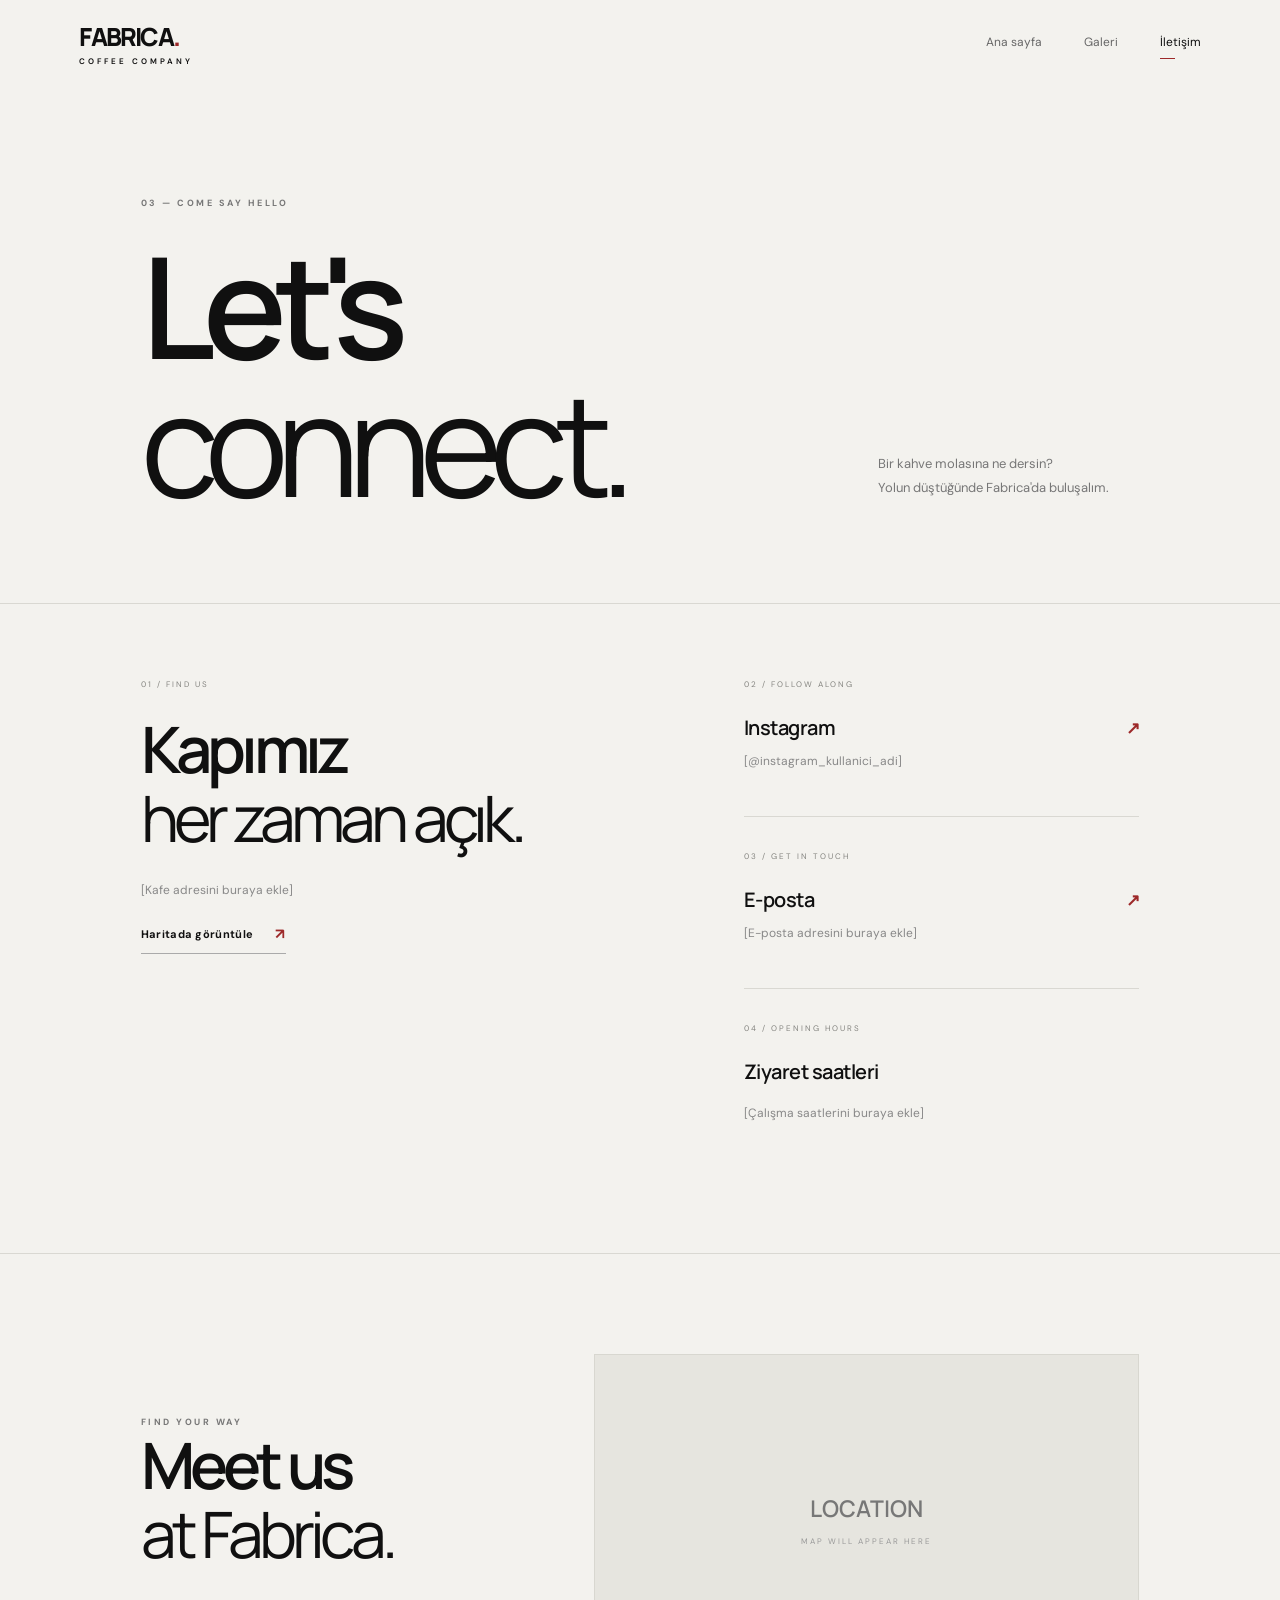
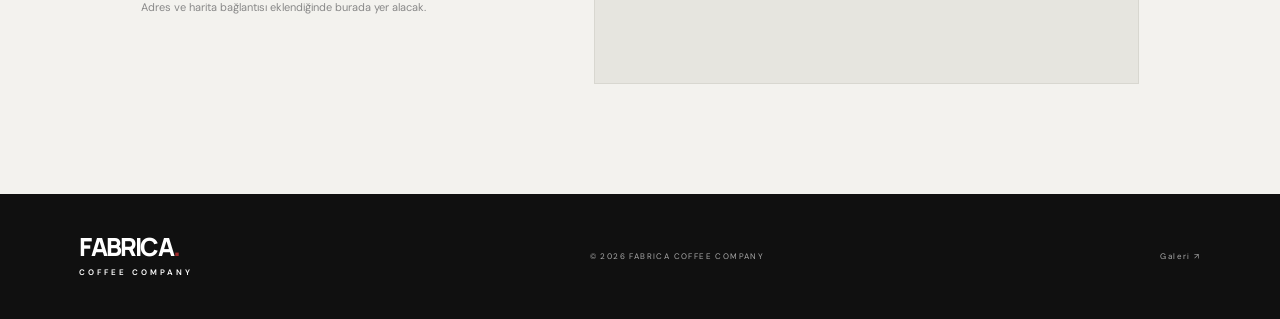
<file: contact.html>
<!DOCTYPE html>
<html lang="tr"><head><meta charset="UTF-8"><meta name="viewport" content="width=device-width, initial-scale=1.0"><title>İletişim — Fabrica Coffee Company</title><link rel="preconnect" href="https://fonts.googleapis.com"><link rel="preconnect" href="https://fonts.gstatic.com" crossorigin><link href="https://fonts.googleapis.com/css2?family=DM+Sans:wght@400;500;600;700&family=Manrope:wght@400;500;600;700;800&display=swap" rel="stylesheet"><link rel="stylesheet" href="style.css"></head>
<body><header class="site-header"><a class="wordmark" href="index.html">FABRICA<span>.</span><small>COFFEE COMPANY</small></a><button class="menu-toggle" aria-label="Menüyü aç" aria-expanded="false"><i></i><i></i></button><nav class="main-nav"><a href="index.html">Ana sayfa</a><a href="gallery.html">Galeri</a><a class="active" href="contact.html">İletişim</a></nav></header>
<main><section class="contact-top section-pad"><p class="eyebrow">03 — COME SAY HELLO</p><div class="contact-title-row"><h1>Let's<br><em>connect.</em></h1><p class="contact-intro">Bir kahve molasına ne dersin?<br>Yolun düştüğünde Fabrica'da buluşalım.</p></div></section>
<section class="contact-details section-pad"><div class="contact-main"><span class="detail-index">01 / FIND US</span><h2>Kapımız<br> <em>her zaman açık.</em></h2><p class="detail-placeholder">[Kafe adresini buraya ekle]</p><a class="text-link" href="#location">Haritada görüntüle <span>↗</span></a></div><div class="contact-side"><div class="detail-block"><span class="detail-index">02 / FOLLOW ALONG</span><a class="contact-value" href="#" target="_blank" rel="noreferrer">Instagram <span>↗</span></a><p class="detail-placeholder">[@instagram_kullanici_adi]</p></div><div class="detail-block"><span class="detail-index">03 / GET IN TOUCH</span><a class="contact-value" href="#">E-posta <span>↗</span></a><p class="detail-placeholder">[E-posta adresini buraya ekle]</p></div><div class="detail-block"><span class="detail-index">04 / OPENING HOURS</span><p class="contact-value static-value">Ziyaret saatleri</p><p class="detail-placeholder">[Çalışma saatlerini buraya ekle]</p></div></div></section>
<section class="location-panel section-pad" id="location"><div class="location-inner"><span class="eyebrow">FIND YOUR WAY</span><h2>Meet us<br><em>at Fabrica.</em></h2><p>Adres ve harita bağlantısı eklendiğinde burada yer alacak.</p></div><div class="map-placeholder"><span>LOCATION</span><span>MAP WILL APPEAR HERE</span></div></section></main>
<footer class="site-footer"><a class="wordmark footer-mark" href="index.html">FABRICA<span>.</span><small>COFFEE COMPANY</small></a><span>© <span data-year></span> FABRICA COFFEE COMPANY</span><a href="gallery.html">Galeri ↗</a></footer><script src="script.js"></script></body></html>
</file>
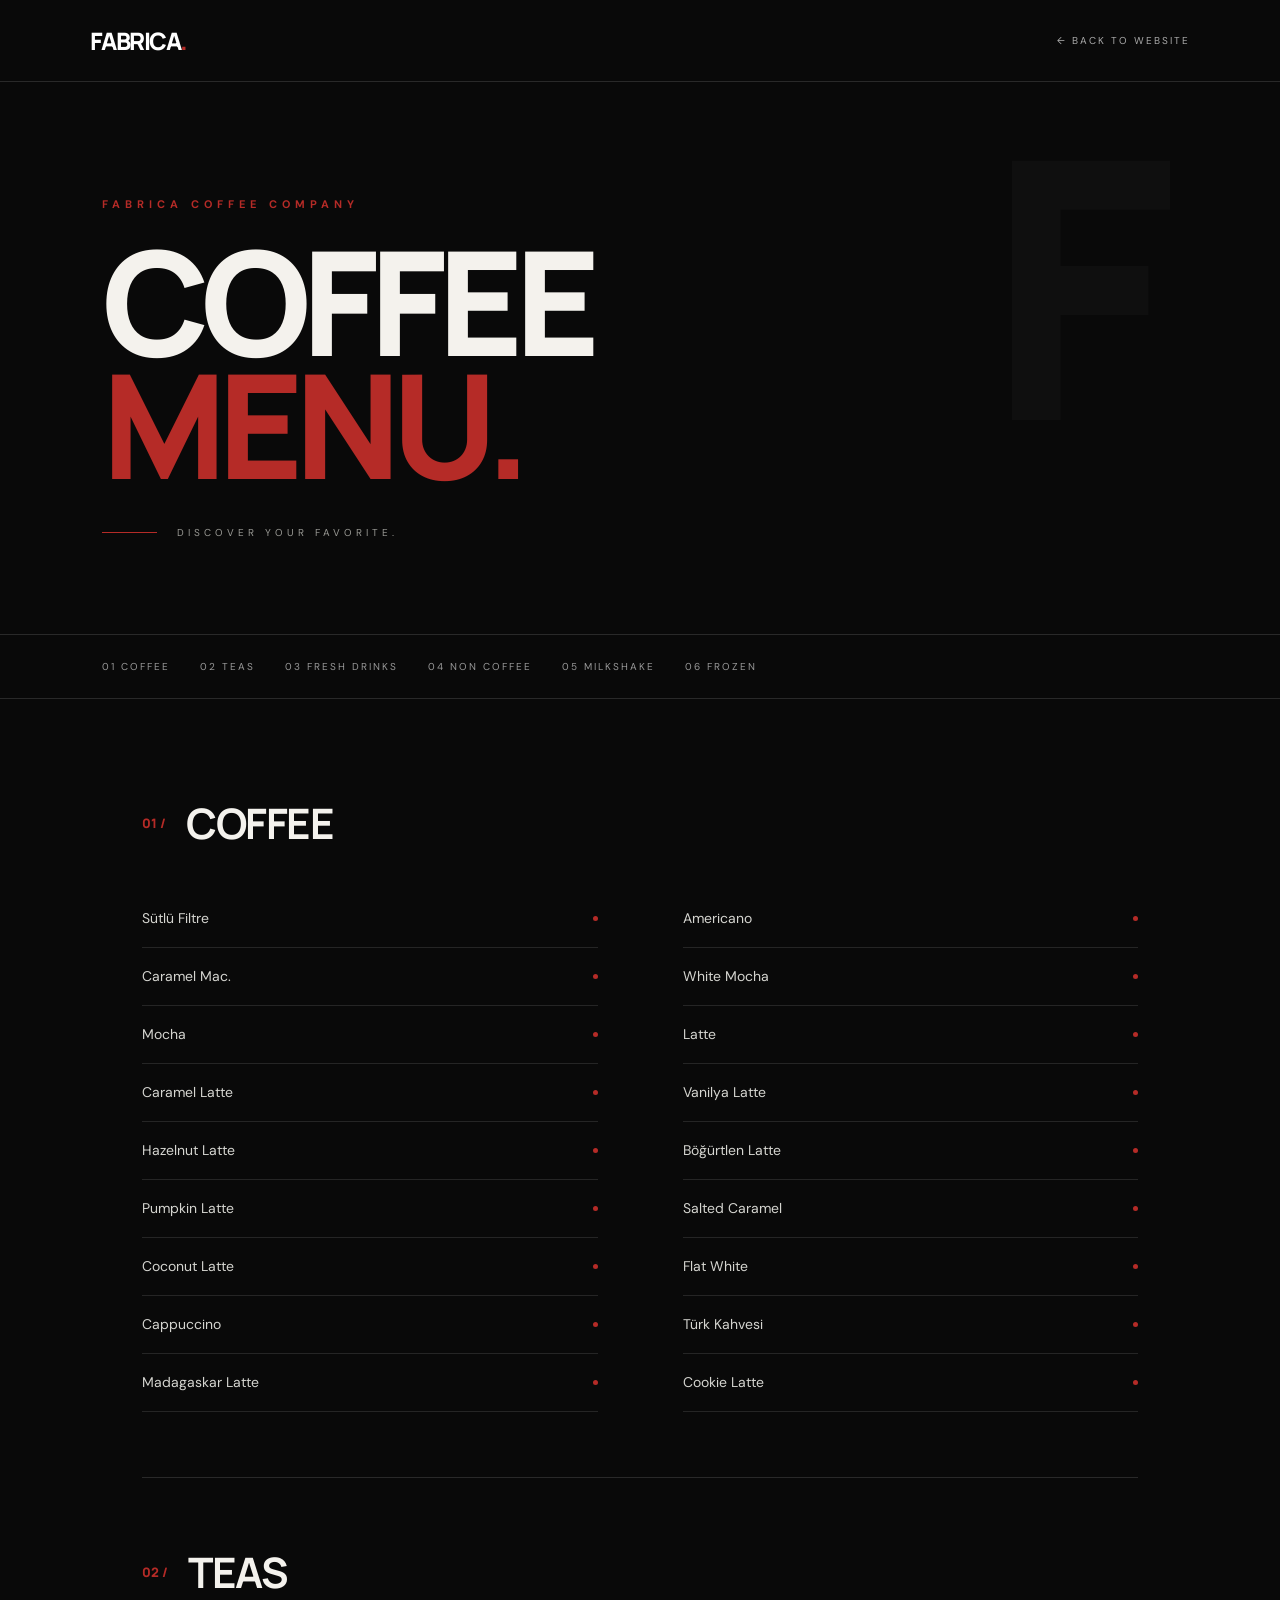
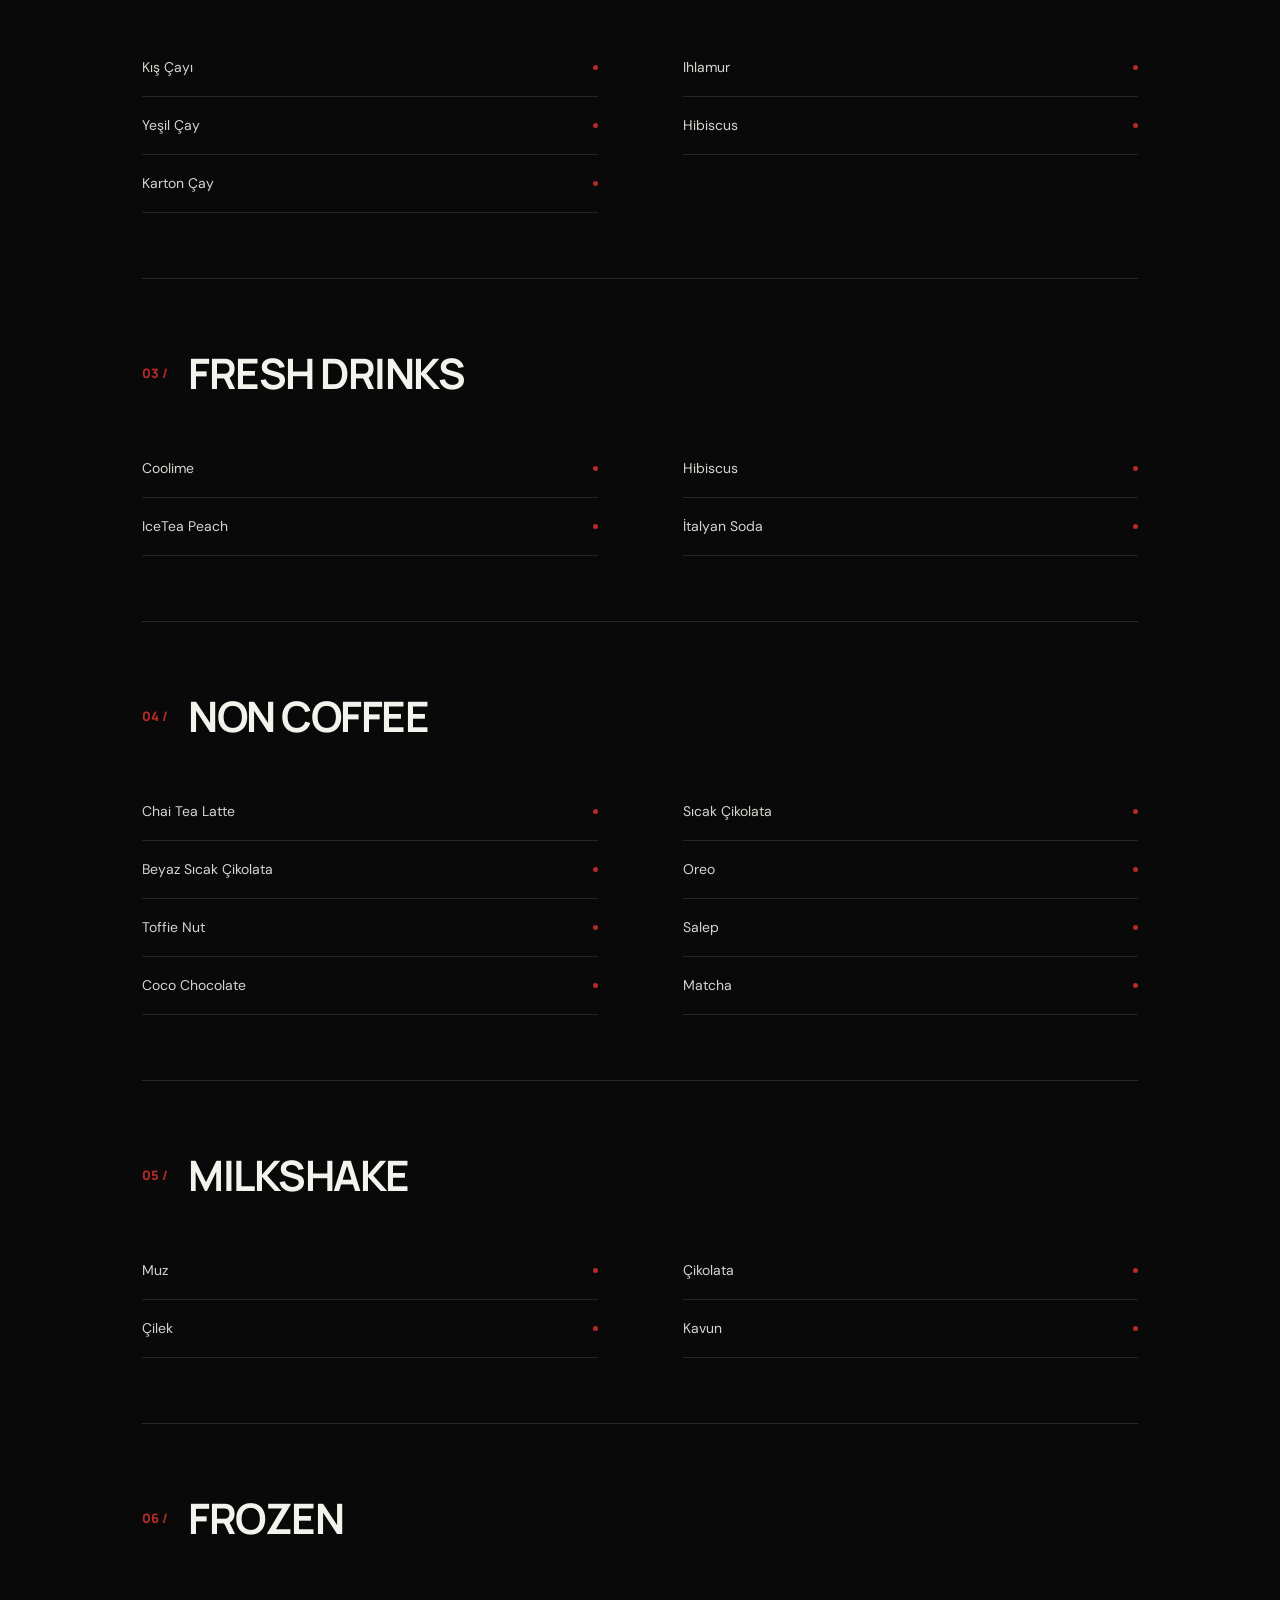
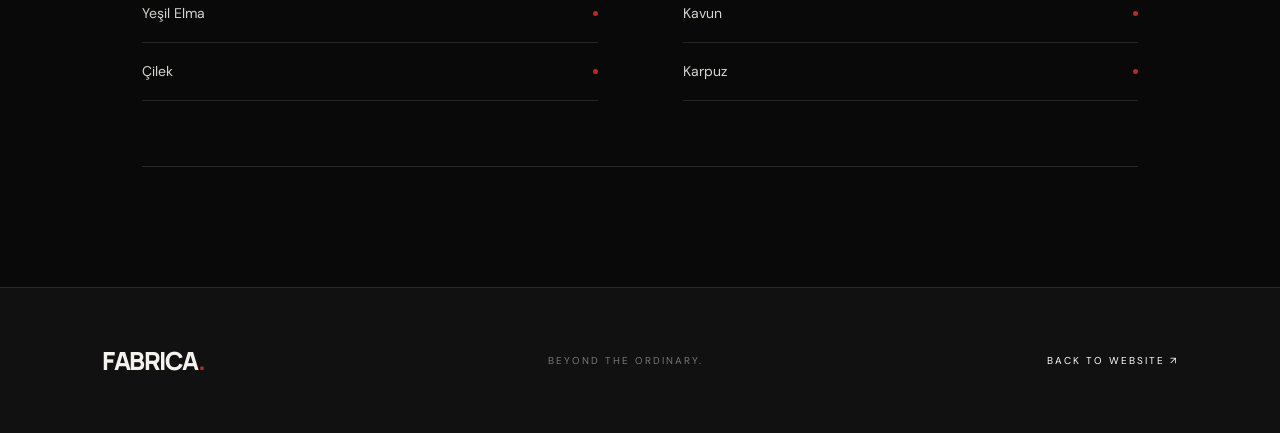
<file: menu.html>
<!DOCTYPE html>
<html lang="tr">
<head>
<meta charset="UTF-8">
<meta name="viewport" content="width=device-width, initial-scale=1.0">
<meta name="theme-color" content="#090909">
<title>Menu | Fabrica Coffee Company</title>

<link rel="preconnect" href="https://fonts.googleapis.com">
<link rel="preconnect" href="https://fonts.gstatic.com" crossorigin>
<link href="https://fonts.googleapis.com/css2?family=DM+Sans:wght@400;500;600;700&family=Manrope:wght@300;400;500;600;700;800&display=swap" rel="stylesheet">

<style>
:root {
    --black: #090909;
    --white: #f4f2ed;
    --gray: #999994;
    --red: #b52b27;
}

* {
    margin: 0;
    padding: 0;
    box-sizing: border-box;
}

html {
    scroll-behavior: smooth;
}

body {
    background: var(--black);
    color: var(--white);
    font-family: 'DM Sans', sans-serif;
}

/* HEADER */

header {
    height: 82px;
    padding: 0 7%;
    display: flex;
    justify-content: space-between;
    align-items: center;
    border-bottom: 1px solid #292929;
}

.logo {
    font-family: 'Manrope', sans-serif;
    font-size: 24px;
    font-weight: 800;
    letter-spacing: -1.5px;
    color: white;
    text-decoration: none;
}

.logo span {
    color: var(--red);
}

.back-link {
    color: #aaa;
    text-decoration: none;
    font-size: 10px;
    letter-spacing: 2px;
    transition: color .3s;
}

.back-link:hover {
    color: white;
}

/* INTRO */

.menu-intro {
    padding: 115px 8% 95px;
    border-bottom: 1px solid #292929;
    position: relative;
    overflow: hidden;
}

.menu-intro::after {
    content: "F";
    position: absolute;
    right: 8%;
    top: 20px;
    font-family: 'Manrope', sans-serif;
    font-size: 360px;
    font-weight: 800;
    color: rgba(255,255,255,.025);
    line-height: 1;
    pointer-events: none;
}

.menu-label {
    color: var(--red);
    font-size: 11px;
    letter-spacing: 5px;
    font-weight: 700;
    margin-bottom: 28px;
}

.menu-intro h1 {
    position: relative;
    z-index: 1;
    font-family: 'Manrope', sans-serif;
    font-size: clamp(60px, 12vw, 145px);
    line-height: .85;
    letter-spacing: -9px;
    font-weight: 800;
}

.menu-intro h1 span {
    color: var(--red);
}

.menu-intro-bottom {
    display: flex;
    align-items: center;
    gap: 20px;
    margin-top: 40px;
}

.menu-intro-bottom div {
    width: 55px;
    height: 1px;
    background: var(--red);
}

.menu-intro-bottom p {
    color: var(--gray);
    font-size: 10px;
    letter-spacing: 4px;
}

/* CATEGORY NAVIGATION */

.category-nav {
    display: flex;
    flex-wrap: wrap;
    gap: 12px 30px;
    padding: 25px 8%;
    border-bottom: 1px solid #292929;
}

.category-nav a {
    text-decoration: none;
    color: #999;
    font-size: 10px;
    letter-spacing: 2px;
    transition: color .3s;
}

.category-nav a:hover {
    color: var(--red);
}

/* MENU CONTENT */

.menu-container {
    max-width: 1200px;
    margin: auto;
    padding: 30px 8% 120px;
}

.menu-category {
    padding: 65px 0;
    border-bottom: 1px solid #292929;
    scroll-margin-top: 30px;
}

.category-heading {
    display: flex;
    align-items: center;
    gap: 20px;
    margin-bottom: 38px;
}

.category-number {
    color: var(--red);
    font-family: 'Manrope', sans-serif;
    font-size: 13px;
    font-weight: 800;
}

.category-heading h2 {
    font-family: 'Manrope', sans-serif;
    font-size: clamp(28px, 4vw, 42px);
    letter-spacing: -1.5px;
    font-weight: 700;
}

.menu-items {
    display: grid;
    grid-template-columns: repeat(2, minmax(0, 1fr));
    column-gap: 85px;
}

.menu-item {
    min-height: 58px;
    padding: 17px 0;
    border-bottom: 1px solid #252525;
    display: flex;
    align-items: center;
    justify-content: space-between;
    gap: 15px;
    color: #d5d5d0;
    font-size: 14px;
    transition: color .3s, padding .3s;
}

.menu-item:hover {
    color: white;
    padding-left: 8px;
}

.menu-item::after {
    content: "";
    width: 5px;
    height: 5px;
    flex-shrink: 0;
    background: var(--red);
    border-radius: 50%;
}

/* FOOTER */

.menu-footer {
    padding: 55px 8%;
    background: #111;
    border-top: 1px solid #292929;
    display: flex;
    justify-content: space-between;
    align-items: center;
    gap: 20px;
}

.footer-logo {
    font-family: 'Manrope', sans-serif;
    font-size: 25px;
    font-weight: 800;
    letter-spacing: -1.5px;
}

.footer-logo span {
    color: var(--red);
}

.menu-footer p {
    color: #777;
    font-size: 10px;
    letter-spacing: 2px;
}

.footer-back {
    color: white;
    font-size: 10px;
    letter-spacing: 2px;
    text-decoration: none;
}

.footer-back:hover {
    color: var(--red);
}

/* RESPONSIVE */

@media (max-width: 650px) {
    header {
        height: 70px;
        padding: 0 6%;
    }

    .logo {
        font-size: 20px;
    }

    .menu-intro {
        padding: 90px 7% 70px;
    }

    .menu-intro h1 {
        letter-spacing: -5px;
    }

    .menu-intro::after {
        font-size: 220px;
        right: 0;
        top: 30px;
    }

    .category-nav {
        padding: 22px 7%;
        gap: 17px 22px;
    }

    .menu-container {
        padding: 20px 7% 80px;
    }

    .menu-category {
        padding: 45px 0;
    }

    .menu-items {
        grid-template-columns: 1fr;
        column-gap: 0;
    }

    .menu-item {
        font-size: 13px;
    }

    .menu-footer {
        flex-direction: column;
        text-align: center;
        padding: 45px 7%;
    }
}
</style>
</head>

<body>

<header>
    <a href="index.html#home" class="logo">FABRICA<span>.</span></a>
    <a href="index.html" class="back-link">← BACK TO WEBSITE</a>
</header>

<!-- MENU INTRO -->
<section class="menu-intro">
    <div class="menu-label">FABRICA COFFEE COMPANY</div>

    <h1>COFFEE<br><span>MENU.</span></h1>

    <div class="menu-intro-bottom">
        <div></div>
        <p>DISCOVER YOUR FAVORITE.</p>
    </div>
</section>

<!-- CATEGORY LINKS -->
<nav class="category-nav">
    <a href="#coffee">01 COFFEE</a>
    <a href="#teas">02 TEAS</a>
    <a href="#fresh-drinks">03 FRESH DRINKS</a>
    <a href="#non-coffee">04 NON COFFEE</a>
    <a href="#milkshake">05 MILKSHAKE</a>
    <a href="#frozen">06 FROZEN</a>
</nav>

<main class="menu-container">

    <!-- 01 COFFEE -->
    <section class="menu-category" id="coffee">
        <div class="category-heading">
            <span class="category-number">01 /</span>
            <h2>COFFEE</h2>
        </div>

        <div class="menu-items">
            <div class="menu-item">Sütlü Filtre</div>
            <div class="menu-item">Americano</div>
            <div class="menu-item">Caramel Mac.</div>
            <div class="menu-item">White Mocha</div>
            <div class="menu-item">Mocha</div>
            <div class="menu-item">Latte</div>
            <div class="menu-item">Caramel Latte</div>
            <div class="menu-item">Vanilya Latte</div>
            <div class="menu-item">Hazelnut Latte</div>
            <div class="menu-item">Böğürtlen Latte</div>
            <div class="menu-item">Pumpkin Latte</div>
            <div class="menu-item">Salted Caramel</div>
            <div class="menu-item">Coconut Latte</div>
            <div class="menu-item">Flat White</div>
            <div class="menu-item">Cappuccino</div>
            <div class="menu-item">Türk Kahvesi</div>
            <div class="menu-item">Madagaskar Latte</div>
            <div class="menu-item">Cookie Latte</div>
        </div>
    </section>

    <!-- 02 TEAS -->
    <section class="menu-category" id="teas">
        <div class="category-heading">
            <span class="category-number">02 /</span>
            <h2>TEAS</h2>
        </div>

        <div class="menu-items">
            <div class="menu-item">Kış Çayı</div>
            <div class="menu-item">Ihlamur</div>
            <div class="menu-item">Yeşil Çay</div>
            <div class="menu-item">Hibiscus</div>
            <div class="menu-item">Karton Çay</div>
        </div>
    </section>

    <!-- 03 FRESH DRINKS -->
    <section class="menu-category" id="fresh-drinks">
        <div class="category-heading">
            <span class="category-number">03 /</span>
            <h2>FRESH DRINKS</h2>
        </div>

        <div class="menu-items">
            <div class="menu-item">Coolime</div>
            <div class="menu-item">Hibiscus</div>
            <div class="menu-item">IceTea Peach</div>
            <div class="menu-item">İtalyan Soda</div>
        </div>
    </section>

    <!-- 04 NON COFFEE -->
    <section class="menu-category" id="non-coffee">
        <div class="category-heading">
            <span class="category-number">04 /</span>
            <h2>NON COFFEE</h2>
        </div>

        <div class="menu-items">
            <div class="menu-item">Chai Tea Latte</div>
            <div class="menu-item">Sıcak Çikolata</div>
            <div class="menu-item">Beyaz Sıcak Çikolata</div>
            <div class="menu-item">Oreo</div>
            <div class="menu-item">Toffie Nut</div>
            <div class="menu-item">Salep</div>
            <div class="menu-item">Coco Chocolate</div>
            <div class="menu-item">Matcha</div>
        </div>
    </section>

    <!-- 05 MILKSHAKE -->
    <section class="menu-category" id="milkshake">
        <div class="category-heading">
            <span class="category-number">05 /</span>
            <h2>MILKSHAKE</h2>
        </div>

        <div class="menu-items">
            <div class="menu-item">Muz</div>
            <div class="menu-item">Çikolata</div>
            <div class="menu-item">Çilek</div>
            <div class="menu-item">Kavun</div>
        </div>
    </section>

    <!-- 06 FROZEN -->
    <section class="menu-category" id="frozen">
        <div class="category-heading">
            <span class="category-number">06 /</span>
            <h2>FROZEN</h2>
        </div>

        <div class="menu-items">
            <div class="menu-item">Yeşil Elma</div>
            <div class="menu-item">Kavun</div>
            <div class="menu-item">Çilek</div>
            <div class="menu-item">Karpuz</div>
        </div>
    </section>

</main>

<footer class="menu-footer">
    <div class="footer-logo">FABRICA<span>.</span></div>
    <p>BEYOND THE ORDINARY.</p>
    <a href="index.html" class="footer-back">BACK TO WEBSITE ↗</a>
</footer>

</body>
</html>
</file>
<file: style.css>
:root{--black:#101010;--paper:#f3f2ee;--white:#fff;--muted:#898985;--line:#d9d8d2;--red:#9d2929;--font:'DM Sans',sans-serif;--display:'Manrope',sans-serif}*{box-sizing:border-box}html{scroll-behavior:smooth}body{margin:0;background:var(--paper);color:var(--black);font-family:var(--font);-webkit-font-smoothing:antialiased}a{color:inherit;text-decoration:none}button{font:inherit}.site-header{height:92px;padding:0 6.2%;display:flex;align-items:center;justify-content:space-between;background:var(--paper);position:relative;z-index:20}.wordmark{font:800 25px var(--display);letter-spacing:-1.8px;line-height:.9}.wordmark span{color:var(--red)}.wordmark small{display:block;font:600 8px var(--font);letter-spacing:3px;margin-top:8px}.main-nav{display:flex;gap:42px}.main-nav a{font-size:12px;color:#666;transition:.25s}.main-nav a:hover,.main-nav a.active{color:var(--black)}.main-nav a.active:after{content:'';display:block;width:15px;height:1px;background:var(--red);margin-top:8px}.menu-toggle{display:none}.hero{height:min(760px,calc(100svh - 92px));min-height:570px;position:relative;background:#252525;color:white;overflow:hidden}.hero-image{position:absolute;inset:0;background-image:url('images/hero.jpg');background-size:cover;background-position:center;transform:scale(1.015)}.hero-shade{position:absolute;inset:0;background:linear-gradient(90deg,rgba(0,0,0,.69),rgba(0,0,0,.24) 72%),linear-gradient(0deg,rgba(0,0,0,.35),transparent 35%)}.hero-content{position:absolute;left:11%;top:50%;transform:translateY(-47%);max-width:760px}.eyebrow{font-size:9px;letter-spacing:2.5px;font-weight:700;color:#777;margin:0 0 28px}.eyebrow.light{color:#d3d3ce}.hero h1,.page-heading h1,.contact-top h1{font:600 clamp(64px,9vw,132px)/.98 var(--display);letter-spacing:-.085em;margin:0}.hero h1 em,.page-heading h1 em,.contact-top h1 em,.intro h2 em,.closing h2 em,.feature-caption em,.contact-main h2 em,.location-inner h2 em{font-style:normal;font-weight:400}.hero-copy{font-size:14px;color:#deded9;margin:30px 0 34px}.text-link{display:inline-flex;align-items:center;gap:22px;font-size:11px;font-weight:700;letter-spacing:.3px;padding-bottom:9px;border-bottom:1px solid #aaa;transition:gap .25s,border-color .25s}.text-link:hover{gap:30px;border-color:var(--red)}.text-link span{color:var(--red);font-size:15px}.light-link{color:white;border-color:#777}.hero-bottom{position:absolute;bottom:28px;left:6.2%;right:6.2%;display:flex;justify-content:space-between;color:#c9c9c4;font-size:8px;letter-spacing:2px}.section-pad{padding-left:11%;padding-right:11%}.intro{padding-top:145px;padding-bottom:145px}.intro-grid{display:grid;grid-template-columns:1.1fr .9fr;gap:10%;align-items:end}.intro h2,.closing h2{font:600 clamp(48px,6vw,82px)/1.05 var(--display);letter-spacing:-.075em;margin:0}.intro-text{max-width:390px;padding-bottom:8px}.intro-text p{font-size:14px;line-height:1.9;color:#666;margin:0 0 30px}.feature{padding-top:0;padding-bottom:130px;position:relative}.feature-photo{height:540px;background:#292929 url('images/feature.jpg') center/cover no-repeat}.feature-caption{display:flex;justify-content:space-between;align-items:flex-start;padding-top:22px}.feature-caption span,.gallery-note span{font-size:8px;letter-spacing:2px;color:#777}.feature-caption p{font:500 23px/1.3 var(--display);letter-spacing:-1px;margin:0}.closing{padding-top:110px;padding-bottom:140px;background:#e9e8e2}.closing h2{margin:0 0 32px}.site-footer{min-height:125px;background:var(--black);color:#eee;padding:30px 6.2%;display:flex;align-items:center;justify-content:space-between}.footer-mark{color:white}.site-footer>span,.site-footer>a:last-child{font-size:8px;letter-spacing:1.4px;color:#aaa}.page-heading{padding-top:105px;padding-bottom:78px}.page-heading h1{font-size:clamp(68px,10vw,130px)}.page-lead{color:#777;font-size:13px;margin-top:28px}.gallery-grid{display:grid;grid-template-columns:1.05fr .95fr;gap:18px;padding-bottom:35px}.gallery-item{border:0;padding:0;background:#ddd;position:relative;overflow:hidden;min-height:300px;cursor:zoom-in;text-align:left}.gallery-item img{width:100%;height:100%;min-height:300px;object-fit:cover;display:block;transition:transform .7s; background:#d6d5cf}.gallery-item:hover img{transform:scale(1.035)}.gallery-item.tall{min-height:510px}.gallery-item.tall img{min-height:510px}.gallery-item.wide{grid-column:1/-1;height:440px}.gallery-item span{position:absolute;bottom:15px;left:17px;color:white;font-size:9px;letter-spacing:2px;text-shadow:0 1px 8px #000}.gallery-note{display:flex;justify-content:space-between;padding-top:12px;padding-bottom:105px}.lightbox{position:fixed;inset:0;background:rgba(0,0,0,.94);z-index:50;display:none;align-items:center;justify-content:center;padding:6vw}.lightbox.open{display:flex}.lightbox img{max-width:100%;max-height:88vh;object-fit:contain}.lightbox-close{position:absolute;top:25px;right:35px;color:white;background:none;border:0;font-size:40px;cursor:pointer}.contact-top{padding-top:105px;padding-bottom:90px}.contact-title-row{display:flex;align-items:flex-end;justify-content:space-between;gap:30px}.contact-top h1{font-size:clamp(75px,11vw,145px)}.contact-intro{font-size:13px;line-height:1.9;color:#777;max-width:245px;margin:0 3% 12px 0}.contact-details{border-top:1px solid var(--line);border-bottom:1px solid var(--line);padding-top:75px;padding-bottom:85px;display:grid;grid-template-columns:1.1fr .9fr;gap:12%}.detail-index{font-size:8px;letter-spacing:2px;color:#858580;display:block;margin-bottom:25px}.contact-main h2,.location-inner h2{font:600 clamp(42px,5vw,68px)/1.08 var(--display);letter-spacing:-.075em;margin:0 0 30px}.detail-placeholder{font-size:12px;color:#888;margin:12px 0 24px}.contact-side{display:grid;gap:34px}.detail-block{border-bottom:1px solid var(--line);padding-bottom:23px}.detail-block:last-child{border:0}.contact-value{display:flex;justify-content:space-between;align-items:center;font:600 20px var(--display);letter-spacing:-.5px}.contact-value span{font-size:17px;color:var(--red)}.static-value{display:block}.location-panel{padding-top:100px;padding-bottom:110px;display:grid;grid-template-columns:.8fr 1.2fr;gap:9%;align-items:center}.location-inner h2{font-size:clamp(44px,5vw,68px)}.location-inner>p{font-size:11px;color:#888;line-height:1.8}.map-placeholder{height:330px;background:#e6e5df;border:1px solid #d8d7d0;display:flex;flex-direction:column;justify-content:center;align-items:center;gap:12px;color:#999;font-size:8px;letter-spacing:2px}.map-placeholder span:first-child{font:600 23px var(--display);letter-spacing:0;color:#777}
@media(max-width:700px){.site-header{height:76px;padding:0 6%}.wordmark{font-size:22px}.menu-toggle{display:flex;flex-direction:column;gap:6px;background:none;border:0;padding:10px}.menu-toggle i{display:block;width:23px;height:1px;background:#111}.main-nav{display:none;position:absolute;top:76px;left:0;right:0;background:var(--paper);padding:25px 6% 30px;flex-direction:column;gap:22px;border-top:1px solid var(--line)}.main-nav.open{display:flex}.main-nav a.active:after{display:none}.hero{height:calc(88svh - 76px);min-height:520px}.hero-content{left:7%;right:7%}.hero h1{font-size:clamp(58px,15vw,88px)}.hero-copy{font-size:12px;max-width:260px;line-height:1.7}.hero-bottom{left:7%;right:7%}.section-pad{padding-left:7%;padding-right:7%}.intro{padding-top:95px;padding-bottom:95px}.intro-grid{grid-template-columns:1fr;gap:35px}.intro h2,.closing h2{font-size:58px}.intro-text{max-width:100%}.feature{padding-bottom:90px}.feature-photo{height:380px}.feature-caption{gap:20px}.feature-caption p{font-size:18px;text-align:right}.closing{padding-top:85px;padding-bottom:100px}.site-footer{padding:30px 7%;min-height:150px;display:grid;grid-template-columns:1fr 1fr;gap:24px}.site-footer>span{text-align:right}.site-footer>a:last-child{text-align:right}.page-heading{padding-top:80px;padding-bottom:55px}.page-heading h1{font-size:72px}.gallery-grid{grid-template-columns:1fr 1fr;gap:9px}.gallery-item,.gallery-item img{min-height:210px}.gallery-item.tall,.gallery-item.tall img{min-height:320px}.gallery-item.wide{height:260px}.gallery-note{padding-bottom:75px}.contact-top{padding-top:80px;padding-bottom:60px}.contact-title-row{display:block}.contact-top h1{font-size:90px}.contact-intro{margin:30px 0 0}.contact-details{grid-template-columns:1fr;gap:60px;padding-top:55px;padding-bottom:60px}.contact-main h2,.location-inner h2{font-size:54px}.location-panel{grid-template-columns:1fr;gap:35px;padding-top:75px;padding-bottom:80px}.map-placeholder{height:250px}}
</file>
